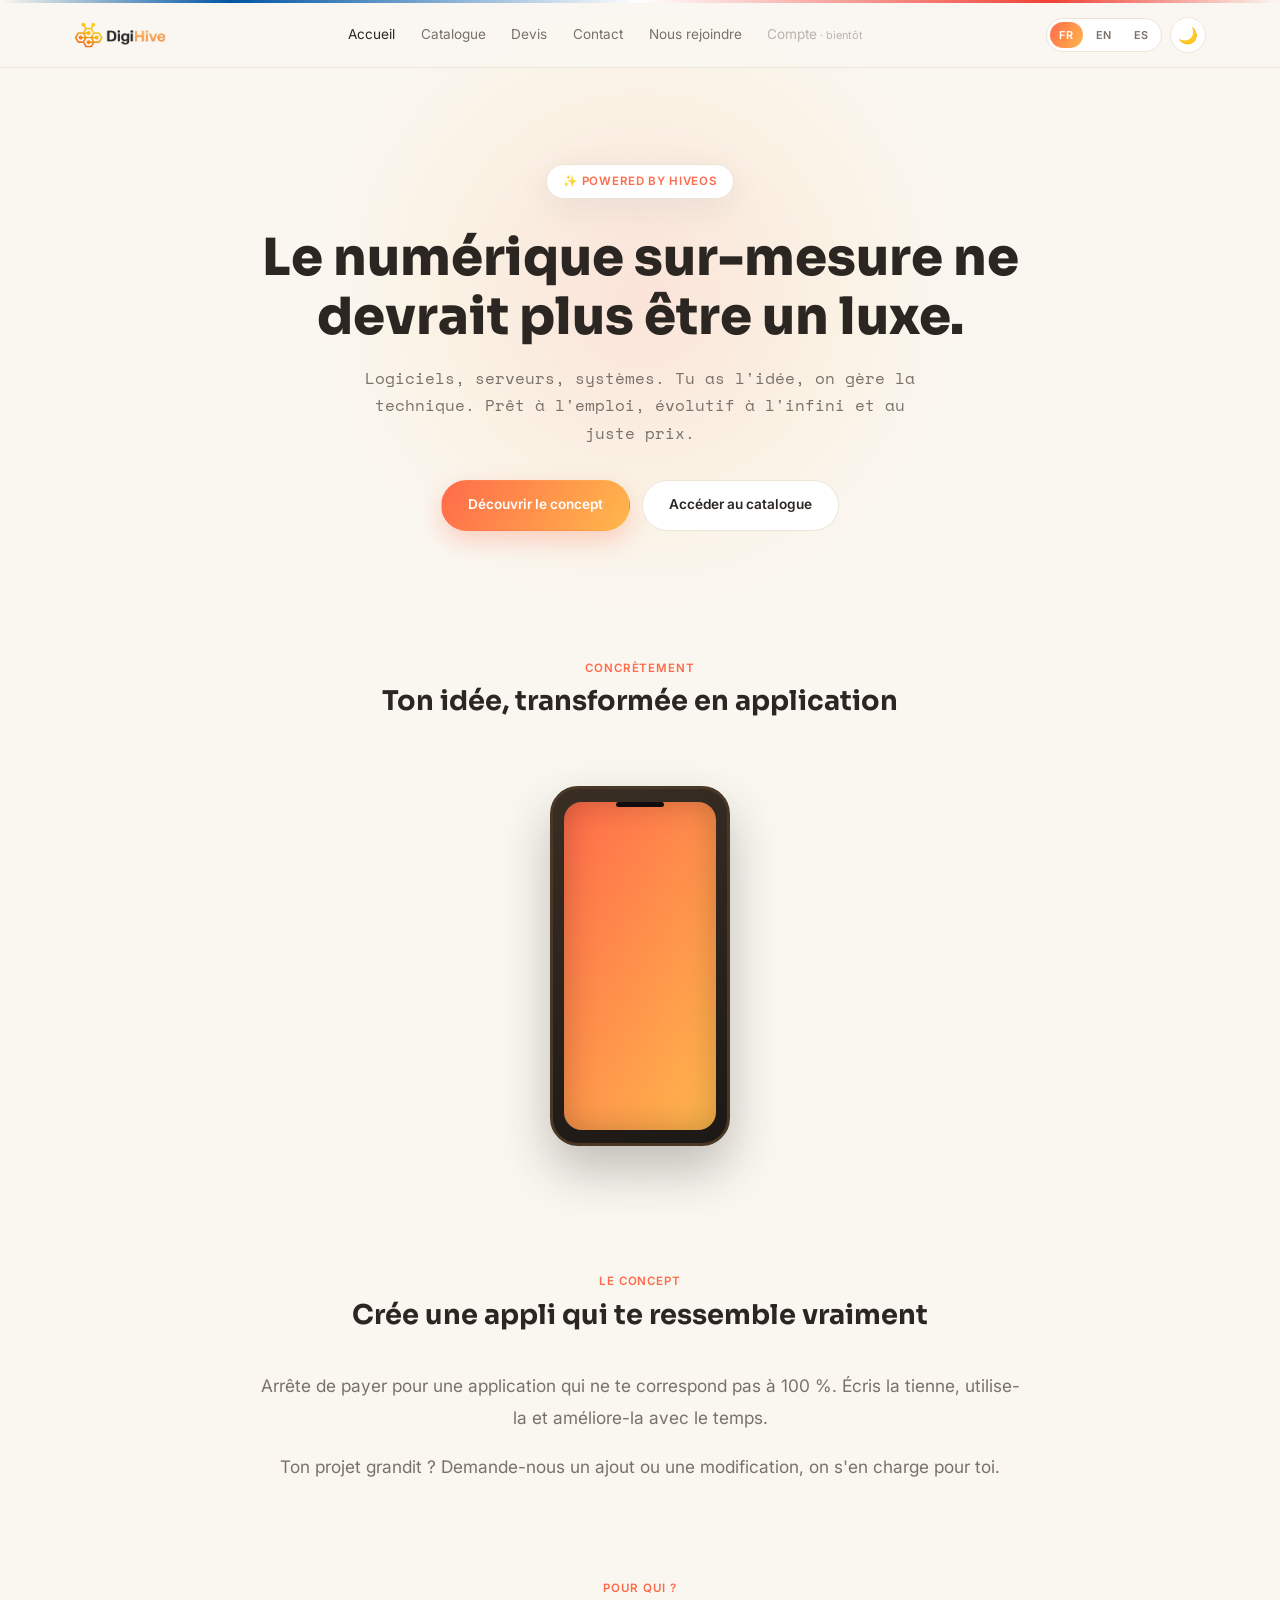
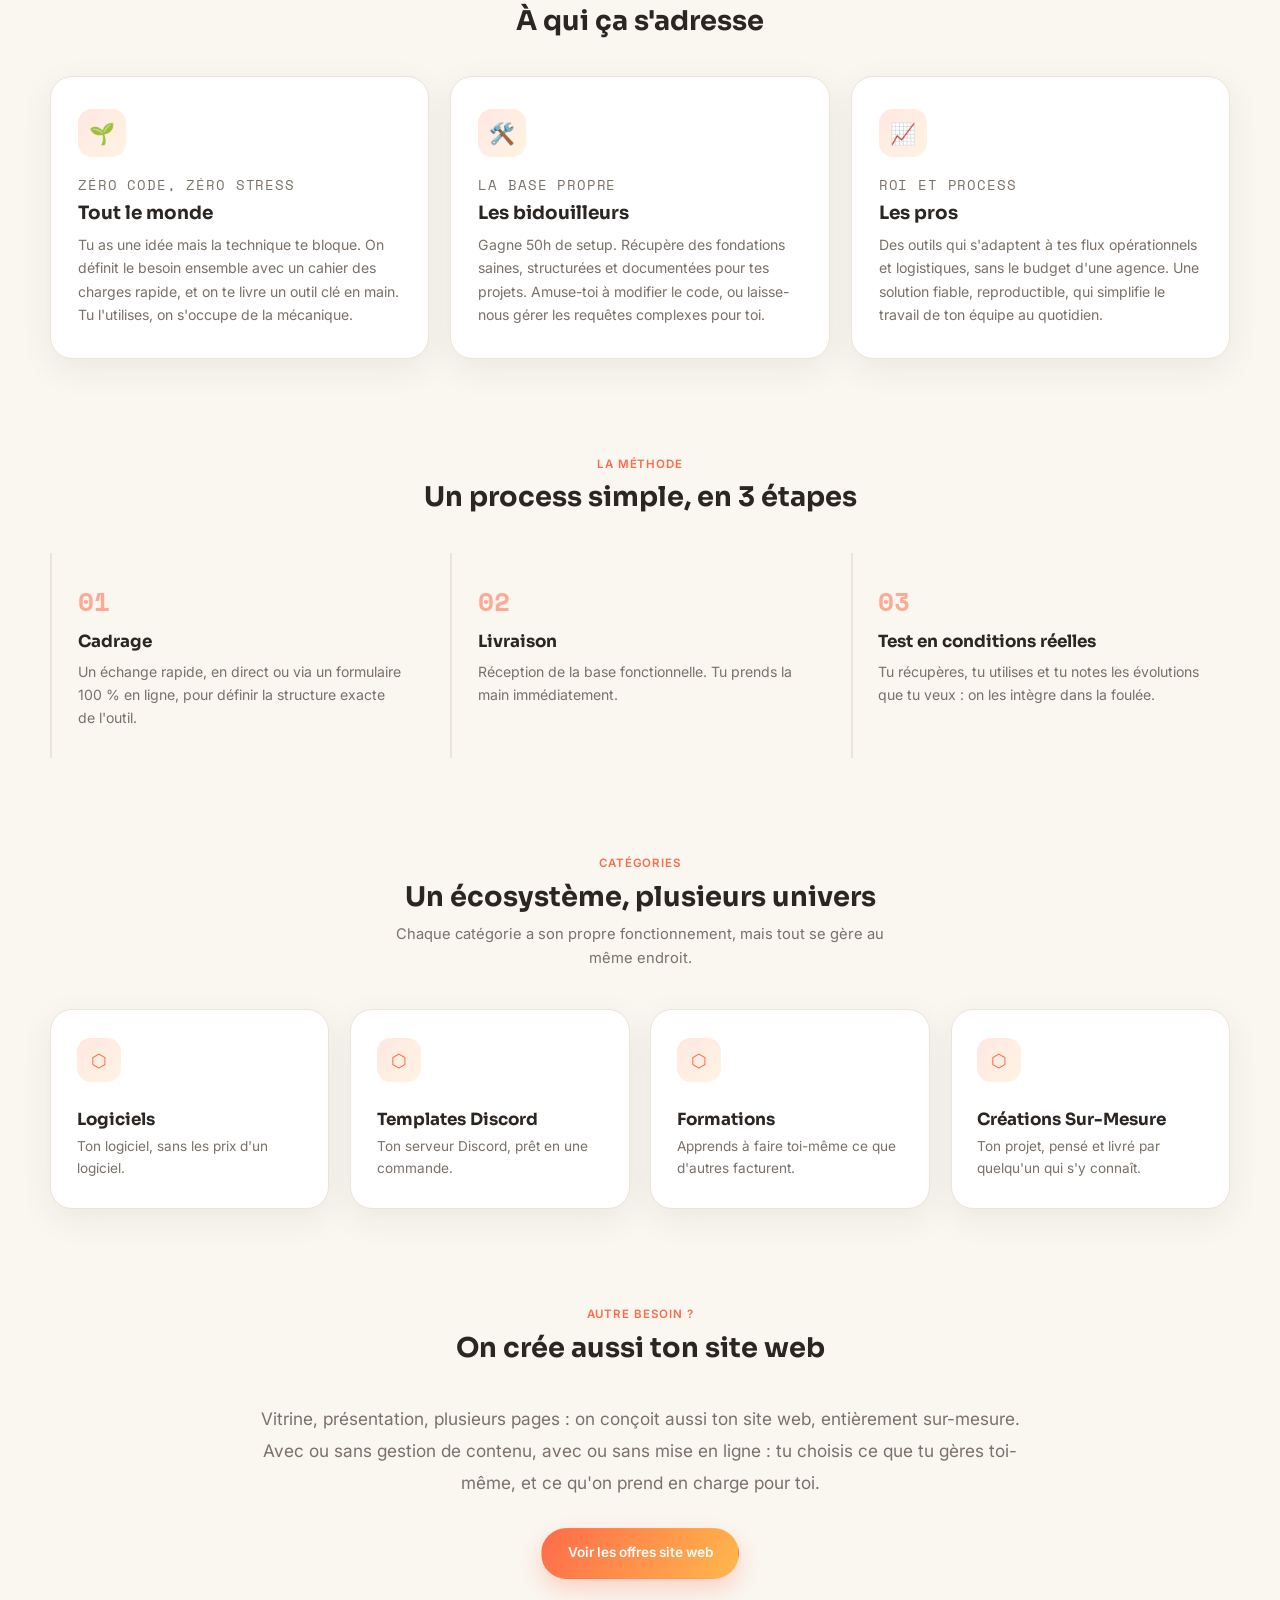
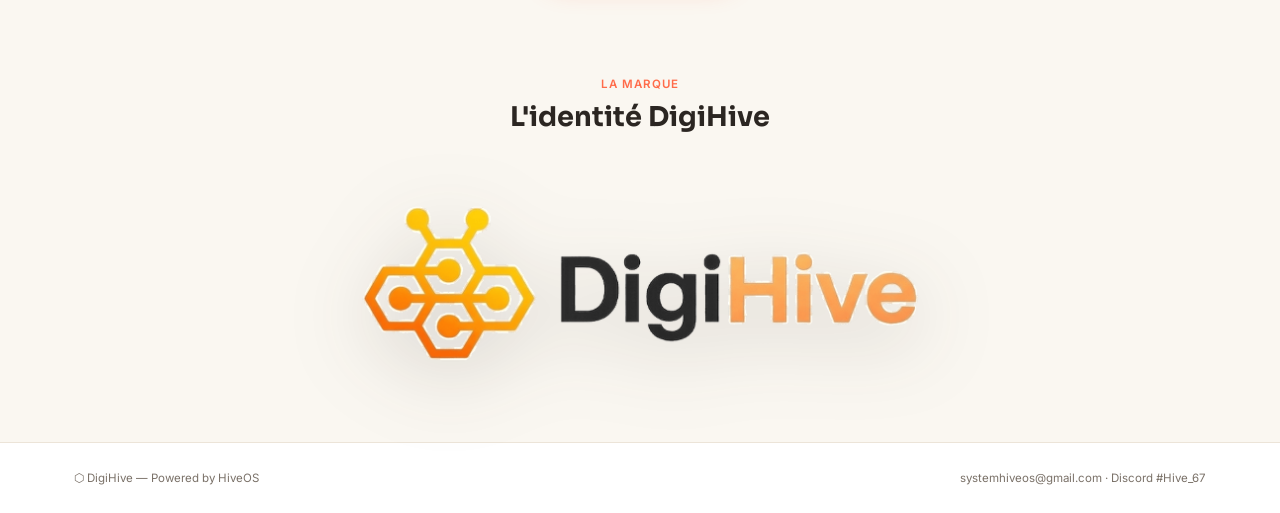
<file: index.html>
<!DOCTYPE html>
<html lang="fr">
<head>
<meta charset="UTF-8">
<meta name="viewport" content="width=device-width, initial-scale=1.0">
<title>DigiHive — Produits numériques clés en main</title>
<link href="https://fonts.googleapis.com/css2?family=Sora:wght@600;700;800&family=Space+Mono:wght@400;700&family=Inter:wght@400;500;600&display=swap" rel="stylesheet">
<link rel="stylesheet" href="assets/styles.css">
<link rel="stylesheet" href="assets/home.css">
</head>
<body data-page="accueil" data-lang="fr" data-theme="light">

<div class="hive-stripe"></div>
<header class="site-header">
  <div class="header-inner">
    <a href="index.html" class="logo">
      <img class="logo-img logo-img-light" src="[data-uri]" alt="DigiHive">
      <img class="logo-img logo-img-dark" src="[data-uri]" alt="DigiHive">
    </a>
    <nav class="main-nav" id="main-nav">
      <a href="index.html" data-i18n="nav.accueil">Accueil</a>
      <a href="catalogue.html" data-i18n="nav.catalogue">Catalogue</a>
      <a href="mailto:systemhiveos@gmail.com?subject=Demande%20de%20devis" data-i18n="nav.devis">Devis</a>
      <a href="mailto:systemhiveos@gmail.com" data-i18n="nav.contact">Contact</a>
      <a href="#" target="_blank" rel="noopener" data-i18n="nav.rejoindre">Nous rejoindre</a>
      <a href="compte.html" class="nav-disabled" data-i18n="nav.compte" data-suffix=" · bientôt">Compte</a>
    </nav>
    <div class="header-controls">
      <div class="lang-switch" role="group" aria-label="Langue">
        <button type="button" data-lang="fr" class="active">FR</button>
        <button type="button" data-lang="en">EN</button>
        <button type="button" data-lang="es">ES</button>
      </div>
      <button type="button" class="theme-toggle" id="theme-toggle" aria-label="Changer de thème">🌙</button>
    </div>
    <button class="nav-toggle" id="nav-toggle" aria-label="Menu">☰</button>
  </div>
</header>

<main>
  <section class="hero wrap">
    <span class="eyebrow">✨ Powered by HiveOS</span>
    <h1 data-i18n="hero.title">Le numérique sur-mesure ne devrait plus être un luxe.</h1>
    <p class="hero-sub" data-i18n="hero.text">Logiciels, serveurs, systèmes. Tu as l'idée, on gère la technique. Prêt à l'emploi, évolutif à l'infini et au juste prix.</p>
    <div class="hero-actions">
      <a class="btn btn-primary" href="#concept" data-i18n="hero.ctaPrimary">Découvrir le concept</a>
      <a class="btn btn-ghost" href="catalogue.html" data-i18n="hero.ctaGhost">Accéder au catalogue</a>
    </div>
  </section>

  <section class="section phone-section wrap" id="showcase">
    <div class="section-head">
      <span class="eyebrow" data-i18n="showcase.eyebrow">Concrètement</span>
      <h2 data-i18n="showcase.title">Ton idée, transformée en application</h2>
    </div>
    <div class="phone-stage" id="phone-stage">
      <div class="phone-wrap">
        <div class="phone"></div>
        <div class="cube" style="--cs:22px; --dx:-180px; --dy:-160px; animation-delay:0s;">
          <div class="face f1"></div><div class="face f2"></div><div class="face f3"></div>
          <div class="face f4"></div><div class="face f5"></div><div class="face f6"></div>
        </div>
        <div class="cube" style="--cs:30px; --dx:190px; --dy:-140px; animation-delay:.4s;">
          <div class="face f1"></div><div class="face f2"></div><div class="face f3"></div>
          <div class="face f4"></div><div class="face f5"></div><div class="face f6"></div>
        </div>
        <div class="cube" style="--cs:18px; --dx:-200px; --dy:60px; animation-delay:.8s;">
          <div class="face f1"></div><div class="face f2"></div><div class="face f3"></div>
          <div class="face f4"></div><div class="face f5"></div><div class="face f6"></div>
        </div>
        <div class="cube" style="--cs:34px; --dx:210px; --dy:80px; animation-delay:1.2s;">
          <div class="face f1"></div><div class="face f2"></div><div class="face f3"></div>
          <div class="face f4"></div><div class="face f5"></div><div class="face f6"></div>
        </div>
        <div class="cube" style="--cs:20px; --dx:-40px; --dy:-220px; animation-delay:1.6s;">
          <div class="face f1"></div><div class="face f2"></div><div class="face f3"></div>
          <div class="face f4"></div><div class="face f5"></div><div class="face f6"></div>
        </div>
        <div class="cube" style="--cs:28px; --dx:60px; --dy:210px; animation-delay:2.0s;">
          <div class="face f1"></div><div class="face f2"></div><div class="face f3"></div>
          <div class="face f4"></div><div class="face f5"></div><div class="face f6"></div>
        </div>
        <div class="cube" style="--cs:24px; --dx:-150px; --dy:200px; animation-delay:2.4s;">
          <div class="face f1"></div><div class="face f2"></div><div class="face f3"></div>
          <div class="face f4"></div><div class="face f5"></div><div class="face f6"></div>
        </div>
        <div class="cube" style="--cs:32px; --dx:170px; --dy:-40px; animation-delay:2.8s;">
          <div class="face f1"></div><div class="face f2"></div><div class="face f3"></div>
          <div class="face f4"></div><div class="face f5"></div><div class="face f6"></div>
        </div>
      </div>
    </div>
  </section>

  <section class="section concept-section wrap" id="concept">
    <div class="section-head">
      <span class="eyebrow" data-i18n="concept.eyebrow">Le concept</span>
      <h2 data-i18n="concept.title">Crée une appli qui te ressemble vraiment</h2>
    </div>
    <p class="concept-text" data-i18n="concept.text1">Arrête de payer pour une application qui ne te correspond pas à 100&nbsp;%. Écris la tienne, utilise-la et améliore-la avec le temps.</p>
    <p class="concept-text" data-i18n="concept.text2">Ton projet grandit&nbsp;? Demande-nous un ajout ou une modification, on s'en charge pour toi.</p>
  </section>

  <section class="section wrap" id="pour-qui">
    <div class="section-head">
      <span class="eyebrow" data-i18n="audience.eyebrow">Pour qui ?</span>
      <h2 data-i18n="audience.title">À qui ça s'adresse</h2>
    </div>
    <div class="audience-grid">
      <div class="audience-card">
        <div class="hex">🌱</div>
        <p class="audience-sub" data-i18n="audience.beginners.sub">Zéro code, zéro stress</p>
        <h3 data-i18n="audience.beginners.title">Tout le monde</h3>
        <p data-i18n="audience.beginners.text">Tu as une idée mais la technique te bloque. On définit le besoin ensemble avec un cahier des charges rapide, et on te livre un outil clé en main. Tu l'utilises, on s'occupe de la mécanique.</p>
      </div>
      <div class="audience-card">
        <div class="hex">🛠️</div>
        <p class="audience-sub" data-i18n="audience.tinkerers.sub">La base propre</p>
        <h3 data-i18n="audience.tinkerers.title">Les bidouilleurs</h3>
        <p data-i18n="audience.tinkerers.text">Gagne 50h de setup. Récupère des fondations saines, structurées et documentées pour tes projets. Amuse-toi à modifier le code, ou laisse-nous gérer les requêtes complexes pour toi.</p>
      </div>
      <div class="audience-card">
        <div class="hex">📈</div>
        <p class="audience-sub" data-i18n="audience.pros.sub">ROI et process</p>
        <h3 data-i18n="audience.pros.title">Les pros</h3>
        <p data-i18n="audience.pros.text">Des outils qui s'adaptent à tes flux opérationnels et logistiques, sans le budget d'une agence. Une solution fiable, reproductible, qui simplifie le travail de ton équipe au quotidien.</p>
      </div>
    </div>
  </section>

  <section class="section method-section wrap" id="methode">
    <div class="section-head">
      <span class="eyebrow" data-i18n="method.eyebrow">La méthode</span>
      <h2 data-i18n="method.title">Un process simple, en 3 étapes</h2>
    </div>
    <div class="method-grid">
      <div class="method-step">
        <span class="method-num">01</span>
        <h3 data-i18n="method.step1.title">Cadrage</h3>
        <p data-i18n="method.step1.text">Un échange rapide, en direct ou via un formulaire 100&nbsp;% en ligne, pour définir la structure exacte de l'outil.</p>
      </div>
      <div class="method-step">
        <span class="method-num">02</span>
        <h3 data-i18n="method.step2.title">Livraison</h3>
        <p data-i18n="method.step2.text">Réception de la base fonctionnelle. Tu prends la main immédiatement.</p>
      </div>
      <div class="method-step">
        <span class="method-num">03</span>
        <h3 data-i18n="method.step3.title">Test en conditions réelles</h3>
        <p data-i18n="method.step3.text">Tu récupères, tu utilises et tu notes les évolutions que tu veux&nbsp;: on les intègre dans la foulée.</p>
      </div>
    </div>
  </section>

  <section class="section wrap">
    <div class="section-head">
      <span class="eyebrow" data-i18n="catSection.eyebrow">Catégories</span>
      <h2 data-i18n="catSection.title">Un écosystème, plusieurs univers</h2>
      <p data-i18n="catSection.text">Chaque catégorie a son propre fonctionnement, mais tout se gère au même endroit.</p>
    </div>
    <div class="cat-grid" id="home-categories"></div>
  </section>

  <section class="section concept-section wrap" id="site-web">
    <div class="section-head">
      <span class="eyebrow" data-i18n="siteweb.eyebrow">Autre besoin ?</span>
      <h2 data-i18n="siteweb.title">On crée aussi ton site web</h2>
    </div>
    <p class="concept-text" data-i18n="siteweb.text">Vitrine, présentation, plusieurs pages&nbsp;: on conçoit aussi ton site web, entièrement sur-mesure. Avec ou sans gestion de contenu, avec ou sans mise en ligne&nbsp;: tu choisis ce que tu gères toi-même, et ce qu'on prend en charge pour toi.</p>
    <div class="concept-cta">
      <a class="btn btn-primary" href="categorie.html?type=service" data-i18n="siteweb.cta">Voir les offres site web</a>
    </div>
  </section>

  <section class="section wrap" id="signature">
    <div class="section-head">
      <span class="eyebrow" data-i18n="signature.eyebrow">La marque</span>
      <h2 data-i18n="signature.title">L'identité DigiHive</h2>
    </div>
    <div class="signature-stage" id="signature-stage">
      <img class="signature-img signature-img-light" src="[data-uri]" alt="DigiHive">
      <img class="signature-img signature-img-dark" src="[data-uri]" alt="DigiHive">
    </div>
  </section>
</main>

<footer class="site-footer">
  <div class="footer-inner">
    <span>⬡ DigiHive — Powered by HiveOS</span>
    <span><a href="mailto:systemhiveos@gmail.com">systemhiveos@gmail.com</a> · Discord #Hive_67</span>
  </div>
</footer>

<script src="assets/data.js"></script>
<script src="assets/app.js"></script>
<script src="assets/home-i18n.js"></script>
<script src="assets/home-phone.js"></script>
<script src="assets/home-signature.js"></script>
</body>
</html>
</file>
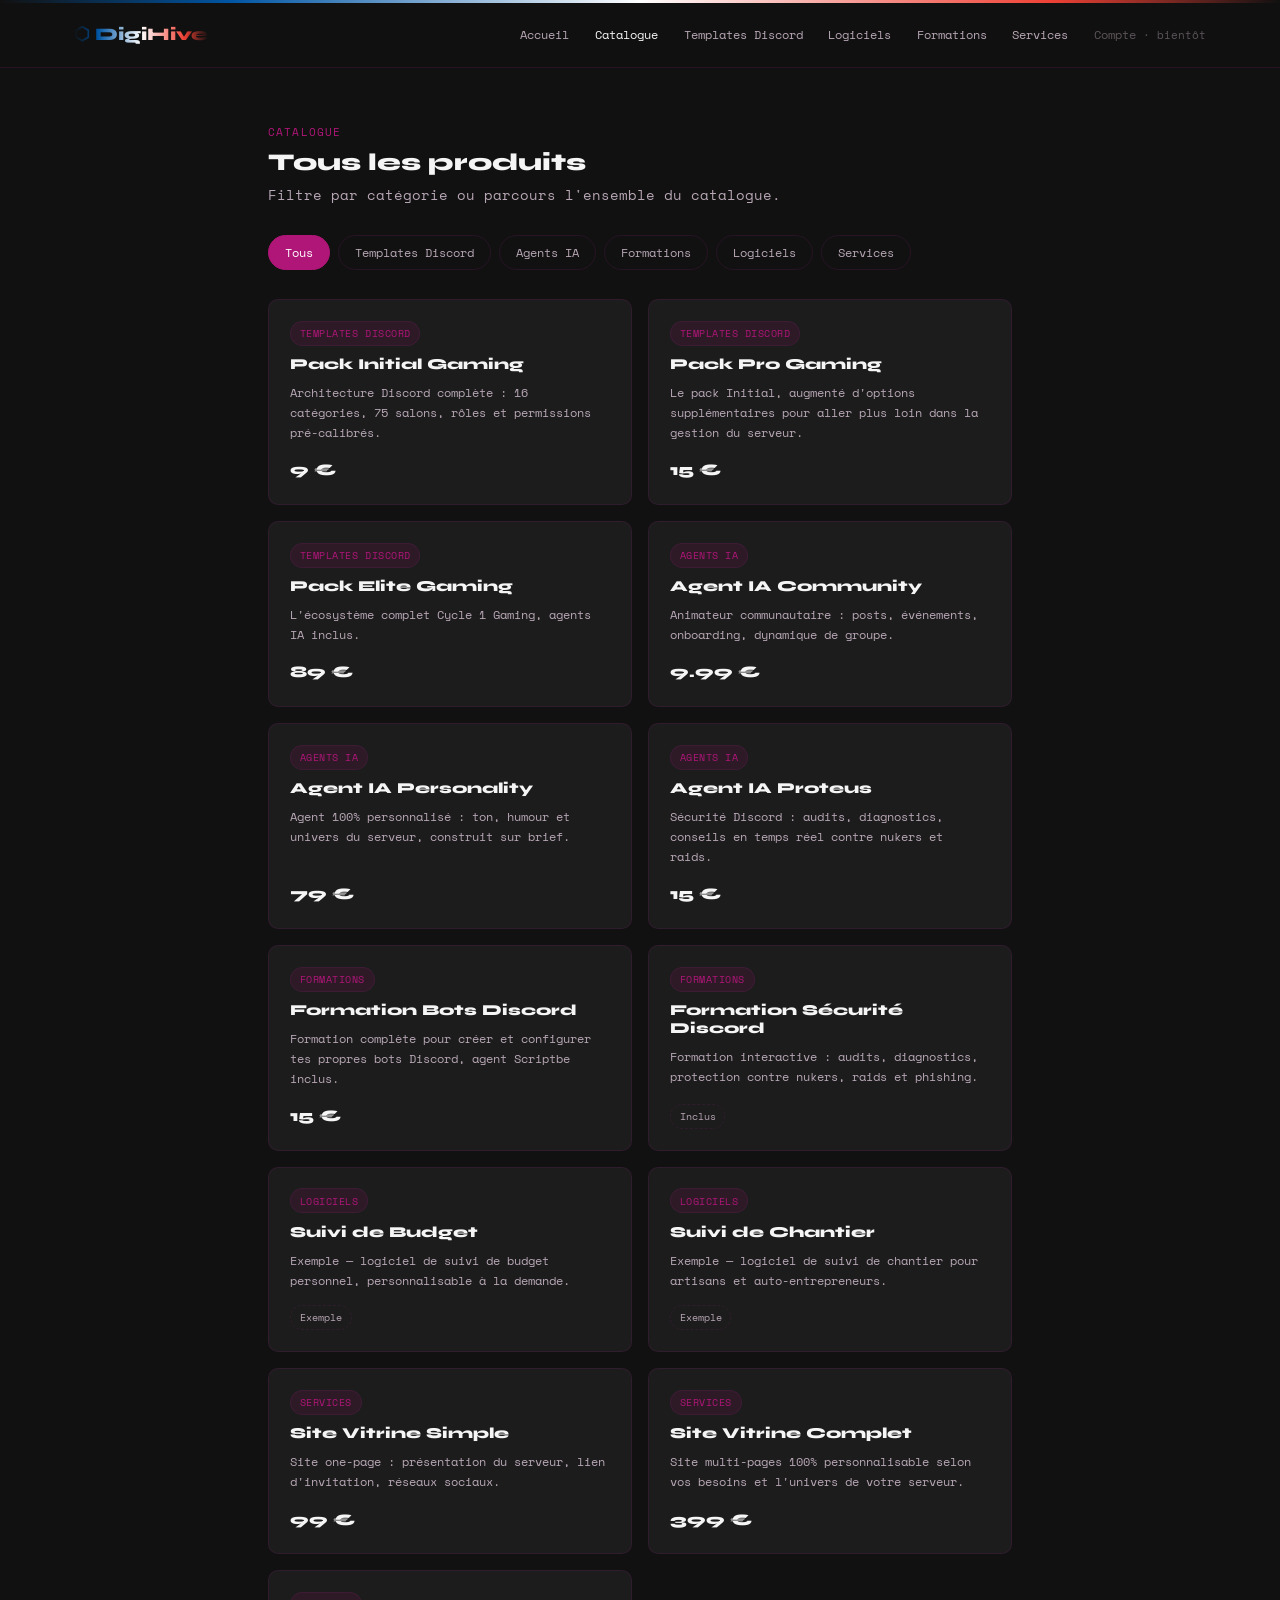
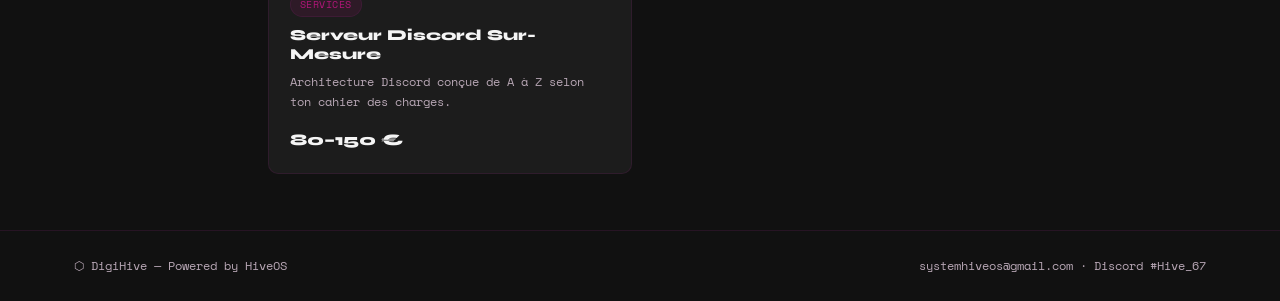
<file: catalogue.html>
<!DOCTYPE html>
<html lang="fr">
<head>
<meta charset="UTF-8">
<meta name="viewport" content="width=device-width, initial-scale=1.0">
<title>Catalogue — DigiHive</title>
<link href="https://fonts.googleapis.com/css2?family=Syne:wght@700;800&family=Space+Mono:wght@400;700&display=swap" rel="stylesheet">
<link rel="stylesheet" href="assets/styles.css">
</head>
<body data-page="catalogue">

<div class="hive-stripe"></div>
<header class="site-header">
  <div class="header-inner">
    <a href="index.html" class="logo">⬡ DigiHive</a>
    <nav class="main-nav" id="main-nav">
      <a href="index.html">Accueil</a>
      <a href="catalogue.html">Catalogue</a>
      <a href="categorie.html?type=template">Templates Discord</a>
      <a href="categorie.html?type=logiciel">Logiciels</a>
      <a href="categorie.html?type=formation">Formations</a>
      <a href="categorie.html?type=service">Services</a>
      <a href="compte.html" class="nav-disabled">Compte</a>
    </nav>
    <button class="nav-toggle" id="nav-toggle" aria-label="Menu">☰</button>
  </div>
</header>

<main class="wrap section">
  <div class="section-head">
    <span class="eyebrow">Catalogue</span>
    <h2>Tous les produits</h2>
    <p>Filtre par catégorie ou parcours l'ensemble du catalogue.</p>
  </div>

  <div class="filters" id="catalogue-filters"></div>
  <div class="prod-grid" id="catalogue-grid"></div>
</main>

<footer class="site-footer">
  <div class="footer-inner">
    <span>⬡ DigiHive — Powered by HiveOS</span>
    <span><a href="mailto:systemhiveos@gmail.com">systemhiveos@gmail.com</a> · Discord #Hive_67</span>
  </div>
</footer>

<script src="assets/data.js"></script>
<script src="assets/app.js"></script>
</body>
</html>
</file>
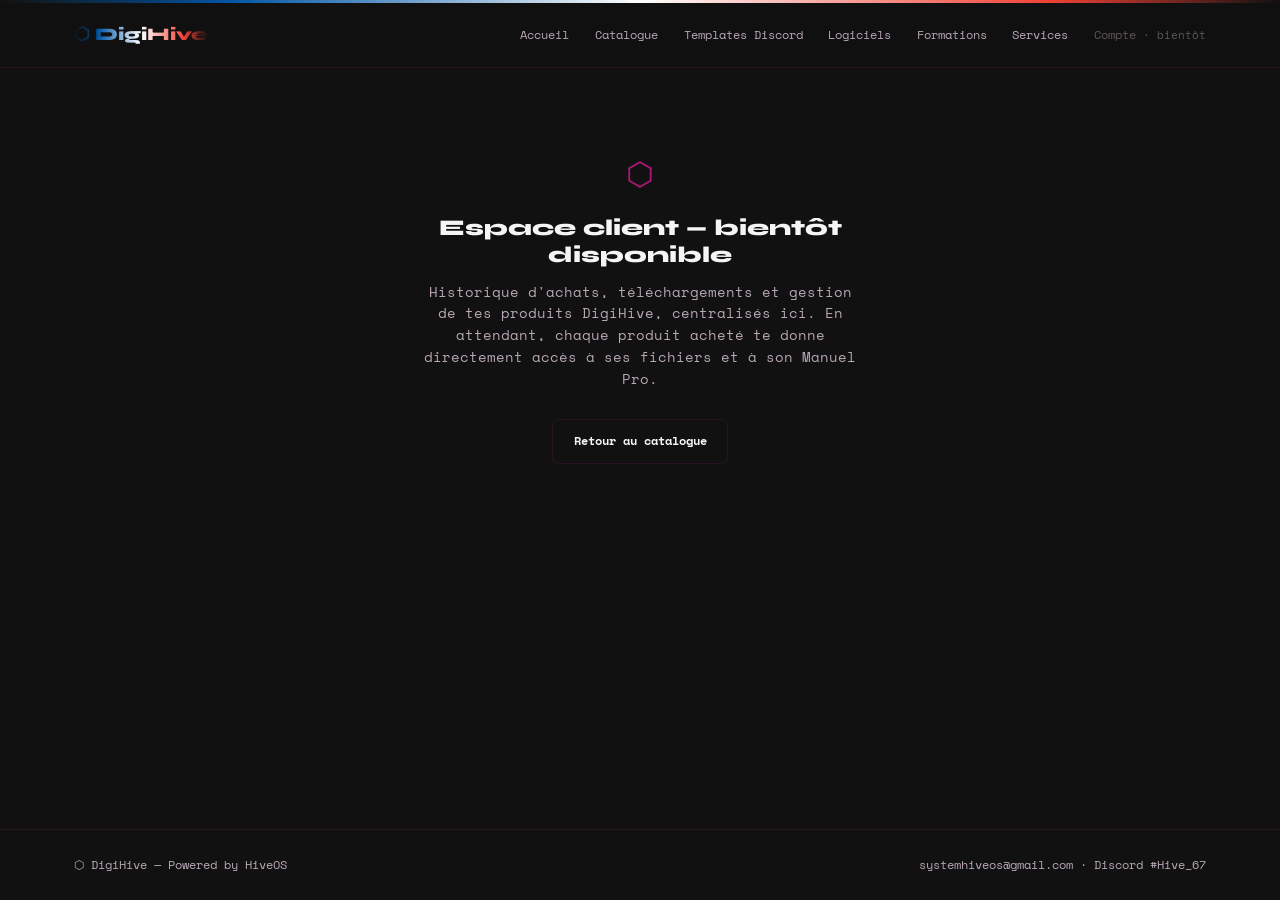
<file: compte.html>
<!DOCTYPE html>
<html lang="fr">
<head>
<meta charset="UTF-8">
<meta name="viewport" content="width=device-width, initial-scale=1.0">
<title>Mon compte — DigiHive</title>
<link href="https://fonts.googleapis.com/css2?family=Syne:wght@700;800&family=Space+Mono:wght@400;700&display=swap" rel="stylesheet">
<link rel="stylesheet" href="assets/styles.css">
</head>
<body data-page="compte">

<div class="hive-stripe"></div>
<header class="site-header">
  <div class="header-inner">
    <a href="index.html" class="logo">⬡ DigiHive</a>
    <nav class="main-nav" id="main-nav">
      <a href="index.html">Accueil</a>
      <a href="catalogue.html">Catalogue</a>
      <a href="categorie.html?type=template">Templates Discord</a>
      <a href="categorie.html?type=logiciel">Logiciels</a>
      <a href="categorie.html?type=formation">Formations</a>
      <a href="categorie.html?type=service">Services</a>
      <a href="compte.html" class="nav-disabled">Compte</a>
    </nav>
    <button class="nav-toggle" id="nav-toggle" aria-label="Menu">☰</button>
  </div>
</header>

<main class="wrap">
  <div class="placeholder-page">
    <span class="hex">⬡</span>
    <h1>Espace client — bientôt disponible</h1>
    <p>Historique d'achats, téléchargements et gestion de tes produits DigiHive, centralisés ici. En attendant, chaque produit acheté te donne directement accès à ses fichiers et à son Manuel Pro.</p>
    <a class="btn btn-ghost" href="catalogue.html">Retour au catalogue</a>
  </div>
</main>

<footer class="site-footer">
  <div class="footer-inner">
    <span>⬡ DigiHive — Powered by HiveOS</span>
    <span><a href="mailto:systemhiveos@gmail.com">systemhiveos@gmail.com</a> · Discord #Hive_67</span>
  </div>
</footer>

<script src="assets/data.js"></script>
<script src="assets/app.js"></script>
</body>
</html>
</file>
<file: assets/styles.css>
/* ════════════════════════════════════════════════════════════════════════════════════
   DIGIHIVE.COM — OSSATURE
   Tokens de marque alignés sur SystemPro HiveOS (theme-hiveos) pour rester
   cohérent avec le Manuel Pro et les autres outils du même écosystème.
   Cette feuille couvre la structure (header, footer, grilles, cards).
   La passe design/copy détaillée arrive dans une étape séparée.
════════════════════════════════════════════════════════════════════════════════════ */

:root{
  --bg:#111;
  --bg2:#1c1c1c;
  --bg3:#262626;
  --bg4:#303030;
  --brd:#7d206f33;
  --tx:#f5f5f5;
  --tx2:#b8a7b5;
  --ac:#b01678;
  --bleu:#0055a4;
  --rouge:#ef4135;
  --grad:linear-gradient(90deg, transparent 0%, var(--bleu) 18%, #ffffff 50%, var(--rouge) 82%, transparent 100%);
  --radius:10px;
  --maxw:1180px;
}

*,*::before,*::after{ box-sizing:border-box; margin:0; padding:0; }

html{ scroll-behavior:smooth; }
@media (prefers-reduced-motion:reduce){
  html{ scroll-behavior:auto; }
  *,*::before,*::after{ animation-duration:.01ms !important; transition-duration:.01ms !important; }
}

body{
  font-family:'Space Mono',monospace;
  background:var(--bg);
  color:var(--tx);
  line-height:1.6;
  -webkit-font-smoothing:antialiased;
  min-height:100vh;
  display:flex;
  flex-direction:column;
}

h1,h2,h3,h4{ font-family:'Syne',sans-serif; font-weight:800; line-height:1.2; color:var(--tx); }
a{ color:inherit; text-decoration:none; }
img{ max-width:100%; display:block; }
button{ font-family:inherit; cursor:pointer; }

:focus-visible{ outline:2px solid var(--ac); outline-offset:2px; }

.wrap{ max-width:var(--maxw); margin:0 auto; padding:0 1.5rem; }

/* ══ STRIPE + HEADER ════════════════════════════════════ */
.hive-stripe{
  height:3px;
  background:var(--grad);
}

.site-header{
  position:sticky; top:0; z-index:200;
  background:rgba(17,17,17,.92);
  backdrop-filter:blur(8px);
  border-bottom:1px solid var(--brd);
}
.header-inner{
  max-width:var(--maxw); margin:0 auto; padding:0 1.5rem;
  height:64px; display:flex; align-items:center; justify-content:space-between;
}
.logo{
  font-family:'Syne',sans-serif; font-weight:800; font-size:1.1rem;
  background:var(--grad); -webkit-background-clip:text; -webkit-text-fill-color:transparent;
  background-clip:text; white-space:nowrap;
}
.main-nav{ display:flex; align-items:center; gap:1.6rem; }
.main-nav a{
  font-size:.78rem; color:var(--tx2); white-space:nowrap;
  transition:color .15s;
}
.main-nav a:hover, .main-nav a.active{ color:var(--tx); }
.main-nav a.nav-disabled{ color:var(--tx2); opacity:.45; cursor:default; pointer-events:none; }
.main-nav a.nav-disabled::after{ content:' · bientôt'; font-size:.68rem; }

.nav-toggle{
  display:none; background:none; border:1px solid var(--brd); color:var(--tx);
  border-radius:7px; width:38px; height:38px; font-size:1.1rem;
}

@media (max-width:820px){
  .nav-toggle{ display:block; }
  .main-nav{
    position:fixed; top:68px; left:0; right:0; z-index:199;
    flex-direction:column; align-items:flex-start; gap:0;
    background:var(--bg2); border-bottom:1px solid var(--brd);
    max-height:0; overflow:hidden; transition:max-height .25s ease;
  }
  .main-nav.open{ max-height:400px; }
  .main-nav a{ width:100%; padding:.9rem 1.5rem; border-bottom:1px solid var(--brd); }
}

/* ══ FOOTER ═════════════════════════════════════════════════════ */
.site-footer{
  margin-top:auto;
  border-top:1px solid var(--brd);
  padding:1.6rem 0;
}
.footer-inner{
  max-width:var(--maxw); margin:0 auto; padding:0 1.5rem;
  display:flex; flex-wrap:wrap; gap:.6rem 1.5rem; align-items:center; justify-content:space-between;
  font-size:.72rem; color:var(--tx2);
}
.footer-inner a{ color:var(--tx2); transition:color .15s; }
.footer-inner a:hover{ color:var(--ac); }

/* ══ SECTIONS GÉNÉRIQUES ════════════════════════════════════ */
.section{ padding:3.5rem 0; }
.section-head{ margin-bottom:1.8rem; }
.eyebrow{
  font-size:.68rem; letter-spacing:.1em; text-transform:uppercase;
  color:var(--ac); margin-bottom:.5rem; display:block;
}
.section-head h2{ font-size:1.5rem; }
.section-head p{ color:var(--tx2); font-size:.85rem; margin-top:.4rem; max-width:640px; }

/* ══ HERO ═════════════════════════════════════════════════════ */
.hero{ padding:4.5rem 0 3rem; }
.hero h1{ font-size:clamp(1.7rem,5vw,2.6rem); margin-bottom:.9rem; max-width:760px; }
.hero p{ color:var(--tx2); font-size:.95rem; max-width:560px; margin-bottom:1.6rem; }

/* ══ BOUTONS ═════════════════════════════════════════════════════ */
.btn{
  display:inline-flex; align-items:center; gap:.5rem;
  font-family:'Space Mono',monospace; font-size:.78rem; font-weight:700;
  padding:.7rem 1.3rem; border-radius:7px; transition:all .15s; border:1px solid transparent;
}
.btn-primary{ background:var(--ac); color:#fff; }
.btn-primary:hover{ filter:brightness(1.12); }
.btn-ghost{ border-color:var(--brd); color:var(--tx); background:transparent; }
.btn-ghost:hover{ border-color:var(--ac); color:var(--ac); }
.btn-disabled{ border-color:var(--brd); color:var(--tx2); opacity:.55; pointer-events:none; }
.hero-actions{ display:flex; gap:.8rem; flex-wrap:wrap; }

/* ══ CARDS — CATÉGORIES (accueil) ═════════════════════════════ */
.cat-grid{ display:grid; grid-template-columns:repeat(auto-fit,minmax(230px,1fr)); gap:1rem; }
.cat-card{
  background:var(--bg2); border:1px solid var(--brd); border-radius:var(--radius);
  padding:1.4rem; transition:border-color .15s,transform .15s;
}
.cat-card:hover{ border-color:var(--ac); transform:translateY(-2px); }
.cat-card .hex{ font-size:1.3rem; color:var(--ac); margin-bottom:.7rem; display:block; }
.cat-card h3{ font-size:1rem; margin-bottom:.4rem; }
.cat-card p{ font-size:.78rem; color:var(--tx2); }

/* ══ CARDS — PRODUITS ════════════════════════════════════════════ */
.prod-grid{ display:grid; grid-template-columns:repeat(auto-fit,minmax(240px,1fr)); gap:1rem; }
.prod-card{
  background:var(--bg2); border:1px solid var(--brd); border-radius:var(--radius);
  padding:1.3rem; display:flex; flex-direction:column; gap:.6rem;
  transition:border-color .15s,transform .15s;
}
.prod-card:hover{ border-color:var(--ac); transform:translateY(-2px); }
.prod-tag{
  align-self:flex-start; font-size:.65rem; letter-spacing:.05em; text-transform:uppercase;
  color:var(--ac); background:rgba(176,22,120,.12); border:1px solid var(--brd);
  padding:.2rem .55rem; border-radius:20px;
}
.prod-card h3{ font-size:.95rem; }
.prod-card p{ font-size:.78rem; color:var(--tx2); flex:1; }
.prod-foot{ display:flex; align-items:center; justify-content:space-between; margin-top:.3rem; }
.prod-price{ font-family:'Syne',sans-serif; font-weight:800; font-size:1rem; color:var(--tx); }
.prod-price small{ font-size:.68rem; color:var(--tx2); font-weight:400; }
.badge-exemple{
  font-size:.65rem; color:var(--tx2); border:1px dashed var(--brd); border-radius:20px;
  padding:.2rem .55rem;
}

/* ══ FILTRES CATALOGUE ═════════════════════════════════════════ */
.filters{ display:flex; flex-wrap:wrap; gap:.5rem; margin-bottom:1.8rem; }
.filter-btn{
  font-family:'Space Mono',monospace; font-size:.75rem; padding:.5rem 1rem;
  border-radius:20px; border:1px solid var(--brd); background:transparent; color:var(--tx2);
  transition:all .15s;
}
.filter-btn:hover{ color:var(--tx); }
.filter-btn.active{ background:var(--ac); border-color:var(--ac); color:#fff; }

/* ══ PAGE CATÉGORIE ═══════════════════════════════════ */
.cat-hero{
  background:var(--bg2); border:1px solid var(--brd); border-radius:var(--radius);
  padding:2.2rem; margin-bottom:2.5rem;
}
.cat-hero .eyebrow{ margin-bottom:.7rem; }
.cat-hero h1{ font-size:clamp(1.5rem,4vw,2.1rem); margin-bottom:.9rem; }
.cat-hero-block{ margin-top:1.3rem; }
.cat-hero-block h4{ font-size:.78rem; text-transform:uppercase; letter-spacing:.06em; color:var(--tx2); margin-bottom:.4rem; }
.cat-hero-block p{ font-size:.85rem; color:var(--tx2); max-width:680px; }
.cat-hero-list{ list-style:none; margin-top:.5rem; }
.cat-hero-list li{ font-size:.85rem; color:var(--tx2); padding:.25rem 0; padding-left:1.1rem; position:relative; }
.cat-hero-list li::before{ content:'⬡'; position:absolute; left:0; color:var(--ac); font-size:.7rem; top:.35rem; }
.draft-flag{
  display:inline-block; margin-top:1.2rem; font-size:.68rem; color:var(--tx2);
  border-top:1px dashed var(--brd); padding-top:.8rem;
}

/* ══ PAGE PRODUIT ═════════════════════════════════════════════ */
.product-detail{
  background:var(--bg2); border:1px solid var(--brd); border-radius:var(--radius);
  padding:2.2rem; max-width:680px;
}
.product-detail h1{ font-size:1.5rem; margin:.6rem 0 1rem; }
.product-detail .desc{ color:var(--tx2); font-size:.88rem; margin-bottom:1.5rem; }
.product-detail .price-row{ display:flex; align-items:center; gap:1rem; margin-bottom:1.5rem; }
.product-detail .price-big{ font-family:'Syne',sans-serif; font-weight:800; font-size:1.8rem; }
.product-note{ font-size:.78rem; color:var(--tx2); margin-top:1rem; }
.back-link{ display:inline-block; margin-bottom:1.4rem; font-size:.78rem; color:var(--tx2); }
.back-link:hover{ color:var(--ac); }

/* ══ PAGE COMPTE (placeholder) ════════════════════════════════ */
.placeholder-page{
  text-align:center; padding:5rem 1.5rem; max-width:480px; margin:0 auto;
}
.placeholder-page .hex{ font-size:2rem; color:var(--ac); margin-bottom:1rem; display:block; }
.placeholder-page h1{ font-size:1.4rem; margin-bottom:.8rem; }
.placeholder-page p{ color:var(--tx2); font-size:.85rem; margin-bottom:1.8rem; }

/* ══ ÉTAT VIDE ══════════════════════════════════════════════════ */
.empty-state{ color:var(--tx2); font-size:.85rem; padding:2rem 0; }
</file>
<file: assets/home.css>
/* ════════════════════════════════════════════════════════════════════════════════
   DIGIHIVE.COM — ACCUEIL — NOUVELLE CHARTE (en essai, page d'accueil uniquement)
   Palette claire et chaleureuse, typographie ronde, cards "fenêtres" douces,
   mode sombre, et barre/logo aux couleurs du drapeau selon la langue active.
   N'affecte que index.html — les autres pages gardent l'ancien design
   en attendant la validation de cette direction.
════════════════════════════════════════════════════════════════════════════════════ */

:root{
  --h-bg:#FAF7F1;
  --h-surface:#FFFFFF;
  --h-tx:#2B2622;
  --h-tx2:#7A7168;
  --h-brd:#ECE4D8;
  --h-accent:#FF6B4A;
  --h-accent2:#FFB84C;
  --h-grad:linear-gradient(120deg,#FF6B4A,#FFB84C);
  --h-radius:22px;
  --h-shadow:0 10px 34px rgba(43,38,34,.07);
  --h-shadow-hover:0 16px 44px rgba(43,38,34,.11);
  --h-maxw:1180px;

  /* Drapeaux — barre du header (dégradé fondu, 3 tons) */
  --flag-fr-stripe: linear-gradient(90deg, transparent 0%, #0055A4 18%, #ffffff 50%, #EF4135 82%, transparent 100%);
  --flag-en-stripe: linear-gradient(90deg, transparent 0%, #012169 18%, #ffffff 50%, #C8102E 82%, transparent 100%);
  --flag-es-stripe: linear-gradient(90deg, transparent 0%, #AA151B 18%, #F1BF00 50%, #AA151B 82%, transparent 100%);

  /* Drapeaux — logo (2 tons, sans blanc pour rester lisible sur fond clair) */
  --flag-fr-logo: linear-gradient(120deg,#0055A4,#EF4135);
  --flag-en-logo: linear-gradient(120deg,#012169,#C8102E);
  --flag-es-logo: linear-gradient(120deg,#AA151B,#F1BF00);
}

/* ══ MODE SOMBRE — variables ══════════════════════════════════════ */
body[data-page="accueil"][data-theme="dark"]{
  --h-bg:#1C1815;
  --h-surface:#26201C;
  --h-tx:#F5EFE8;
  --h-tx2:#B3A89B;
  --h-brd:#3A322B;
  --h-shadow:0 10px 34px rgba(0,0,0,.35);
  --h-shadow-hover:0 16px 44px rgba(0,0,0,.45);
}

body[data-page="accueil"]{
  background:var(--h-bg);
  color:var(--h-tx);
  font-family:'Inter',sans-serif;
  transition:background .25s ease, color .25s ease;
}

body[data-page="accueil"] h1,
body[data-page="accueil"] h2,
body[data-page="accueil"] h3{
  font-family:'Sora',sans-serif;
  font-weight:700;
  color:var(--h-tx);
}

body[data-page="accueil"] .wrap{ max-width:var(--h-maxw); }

html:has(body[data-page="accueil"]){ scroll-behavior:smooth; }
body[data-page="accueil"] #concept,
body[data-page="accueil"] #pour-qui,
body[data-page="accueil"] #methode{ scroll-margin-top:90px; }

/* ══ BARRE DRAPEAU + HEADER ════════════════════════════════════════ */
body[data-page="accueil"] .hive-stripe{
  height:3px;
  background:var(--flag-fr-stripe);
  transition:background .3s ease;
}
body[data-page="accueil"][data-lang="en"] .hive-stripe{ background:var(--flag-en-stripe); }
body[data-page="accueil"][data-lang="es"] .hive-stripe{ background:var(--flag-es-stripe); }

body[data-page="accueil"] .site-header{
  background:rgba(250,247,242,.85);
  backdrop-filter:blur(10px);
  border-bottom:1px solid var(--h-brd);
  transition:background .25s ease, border-color .25s ease;
}
body[data-page="accueil"][data-theme="dark"] .site-header{
  background:rgba(28,24,21,.85);
}

body[data-page="accueil"] .logo{
  display:flex;
  align-items:center;
  background:none;
  -webkit-text-fill-color:initial;
}
body[data-page="accueil"] .logo-img{
  height:26px;
  width:auto;
  display:none;
}
body[data-page="accueil"] .logo-img-light{ display:block; }
body[data-page="accueil"][data-theme="dark"] .logo-img-light{ display:none; }
body[data-page="accueil"][data-theme="dark"] .logo-img-dark{ display:block; }

body[data-page="accueil"] .main-nav a{
  color:var(--h-tx2);
  font-family:'Inter',sans-serif;
  font-size:.85rem;
}
body[data-page="accueil"] .main-nav a:hover,
body[data-page="accueil"] .main-nav a.active{ color:var(--h-tx); }
body[data-page="accueil"] .main-nav a.nav-disabled{ color:var(--h-tx2); opacity:.5; }
body[data-page="accueil"] .main-nav a.nav-disabled::after{ content:attr(data-suffix); font-size:.68rem; }
body[data-page="accueil"] .nav-toggle{
  border-color:var(--h-brd); color:var(--h-tx); background:var(--h-surface);
}
@media (max-width:820px){
  body[data-page="accueil"] .main-nav{
    background:var(--h-surface); border-bottom:1px solid var(--h-brd);
  }
  body[data-page="accueil"] .main-nav a{ border-bottom:1px solid var(--h-brd); }
}

/* ══ CONTRÔLES HEADER — langue + thème ════════════════════════════════ */
body[data-page="accueil"] .header-controls{
  display:flex; align-items:center; gap:.5rem;
}
body[data-page="accueil"] .lang-switch{
  display:flex; align-items:center; gap:.2rem;
  background:var(--h-surface); border:1px solid var(--h-brd);
  border-radius:999px; padding:.2rem;
}
body[data-page="accueil"] .lang-switch button{
  font-family:'Inter',sans-serif; font-weight:600; font-size:.68rem;
  letter-spacing:.03em; color:var(--h-tx2);
  background:transparent; border:none; border-radius:999px;
  padding:.35rem .6rem; transition:all .15s ease;
}
body[data-page="accueil"] .lang-switch button:hover{ color:var(--h-tx); }
body[data-page="accueil"] .lang-switch button.active{
  background:var(--h-grad); color:#fff;
}
body[data-page="accueil"] .theme-toggle{
  display:flex; align-items:center; justify-content:center;
  width:36px; height:36px; border-radius:999px;
  background:var(--h-surface); border:1px solid var(--h-brd);
  font-size:1rem;
}
body[data-page="accueil"] .theme-toggle:hover{ border-color:var(--h-accent); }

/* ══ HERO ══════════════════════════════════════════════════ */
body[data-page="accueil"] .hero{
  padding:6rem 0 5rem;
  text-align:center;
  position:relative;
}
body[data-page="accueil"] .hero::before{
  content:'';
  position:absolute;
  top:-6rem; left:50%; transform:translateX(-50%);
  width:640px; height:640px;
  background:radial-gradient(circle,rgba(255,107,74,.14) 0%,rgba(255,184,76,.08) 45%,transparent 72%);
  z-index:-1;
  pointer-events:none;
}
body[data-page="accueil"][data-theme="dark"] .hero::before{
  background:radial-gradient(circle,rgba(255,107,74,.22) 0%,rgba(255,184,76,.12) 45%,transparent 72%);
}
body[data-page="accueil"] .hero .eyebrow{
  display:inline-flex; align-items:center; gap:.4rem;
  background:var(--h-surface); border:1px solid var(--h-brd);
  color:var(--h-accent); font-weight:600;
  padding:.45rem 1rem; border-radius:999px;
  font-size:.72rem; letter-spacing:.06em;
  box-shadow:var(--h-shadow);
}
body[data-page="accueil"] .hero h1{
  font-size:clamp(2rem,5.5vw,3.2rem);
  font-weight:800;
  max-width:800px; margin:1.4rem auto 1.1rem;
  line-height:1.15;
}
body[data-page="accueil"] .hero p{
  color:var(--h-tx2); font-size:1.02rem; max-width:560px;
  margin:0 auto 2rem; line-height:1.7;
}
body[data-page="accueil"] .hero-sub{
  font-family:'Space Mono',monospace;
  font-size:.92rem;
  line-height:1.75;
}
body[data-page="accueil"] .hero-actions{ justify-content:center; }

body[data-page="accueil"] .btn{
  font-family:'Inter',sans-serif; font-weight:600; font-size:.85rem;
  padding:.85rem 1.6rem; border-radius:999px; border:1px solid transparent;
}
body[data-page="accueil"] .btn-primary{
  background:var(--h-grad); color:#fff; box-shadow:0 10px 24px rgba(255,107,74,.28);
}
body[data-page="accueil"] .btn-primary:hover{ filter:brightness(1.04); transform:translateY(-1px); }
body[data-page="accueil"] .btn-ghost{
  border-color:var(--h-brd); color:var(--h-tx); background:var(--h-surface);
}
body[data-page="accueil"] .btn-ghost:hover{ border-color:var(--h-accent); color:var(--h-accent); }

/* ══ SECTIONS ══════════════════════════════════════════════════ */
body[data-page="accueil"] .section{ padding:3rem 0; }
body[data-page="accueil"] .section-head{ text-align:center; margin-bottom:2.4rem; }
body[data-page="accueil"] .section-head .eyebrow{
  color:var(--h-accent); font-weight:600; font-size:.72rem; letter-spacing:.08em;
}
body[data-page="accueil"] .section-head h2{ font-size:1.7rem; margin-top:.3rem; }
body[data-page="accueil"] .section-head p{
  color:var(--h-tx2); font-size:.92rem; margin:.6rem auto 0; max-width:520px;
}

/* ══ VITRINE — téléphone qui tourne + cubes ══════════════════════════════════ */
body[data-page="accueil"] .phone-stage{
  display:flex; align-items:center; justify-content:center;
  height:420px;
  perspective:1400px;
}
body[data-page="accueil"] .phone-wrap{
  position:relative;
  width:180px; height:360px;
  transform-style:preserve-3d;
  animation:hivePhoneSpin 9s linear infinite;
  animation-play-state:paused;
}
body[data-page="accueil"] .phone-stage.active .phone-wrap{ animation-play-state:running; }

@keyframes hivePhoneSpin{
  from{ transform:rotateY(0deg); }
  to{ transform:rotateY(360deg); }
}

body[data-page="accueil"] .phone{
  position:absolute; inset:0;
  border-radius:28px;
  background:linear-gradient(160deg,#3A2E24,#1C1815);
  box-shadow:0 24px 50px rgba(43,38,34,.28);
  border:3px solid #4A3826;
}
body[data-page="accueil"][data-theme="dark"] .phone{
  box-shadow:0 24px 50px rgba(0,0,0,.5);
}
body[data-page="accueil"] .phone::before{
  content:'';
  position:absolute; top:13px; left:11px; right:11px; bottom:13px;
  border-radius:18px;
  background:var(--h-grad);
  box-shadow: inset 0 0 32px rgba(0,0,0,.22);
}
body[data-page="accueil"] .phone::after{
  content:'';
  position:absolute; top:13px; left:50%; transform:translateX(-50%);
  width:48px; height:5px; border-radius:5px;
  background:#0f0d0b;
}

body[data-page="accueil"] .cube{
  position:absolute;
  width:var(--cs); height:var(--cs);
  left:50%; top:46%;
  transform-style:preserve-3d;
  opacity:0;
  animation:hiveCubePop 3.2s ease-out infinite;
}
body[data-page="accueil"] .cube .face{
  position:absolute; width:var(--cs); height:var(--cs);
  background:var(--h-grad);
  border:1px solid rgba(255,255,255,.25);
}
body[data-page="accueil"] .cube .f1{ transform:translateZ(calc(var(--cs) / 2)); }
body[data-page="accueil"] .cube .f2{ transform:rotateY(180deg) translateZ(calc(var(--cs) / 2)); filter:brightness(.8); }
body[data-page="accueil"] .cube .f3{ transform:rotateY(90deg) translateZ(calc(var(--cs) / 2)); filter:brightness(.65); }
body[data-page="accueil"] .cube .f4{ transform:rotateY(-90deg) translateZ(calc(var(--cs) / 2)); filter:brightness(.65); }
body[data-page="accueil"] .cube .f5{ transform:rotateX(90deg) translateZ(calc(var(--cs) / 2)); filter:brightness(1.15); }
body[data-page="accueil"] .cube .f6{ transform:rotateX(-90deg) translateZ(calc(var(--cs) / 2)); filter:brightness(.5); }

@keyframes hiveCubePop{
  0%{ opacity:0; transform:translate3d(0,0,0) scale(.3) rotate(0deg); }
  12%{ opacity:1; }
  75%{ opacity:.9; }
  100%{ opacity:0; transform:translate3d(var(--dx), var(--dy), 0) scale(1.15) rotate(200deg); }
}

@media (prefers-reduced-motion:reduce){
  body[data-page="accueil"] .phone-wrap{ animation:none; }
  body[data-page="accueil"] .cube{ animation:none; opacity:0; }
}

/* ══ CONCEPT — micro-évolution ══════════════════════════════════════ */
body[data-page="accueil"] .concept-section{ max-width:760px; }
body[data-page="accueil"] .concept-text{
  text-align:center;
  font-size:1.08rem;
  line-height:1.85;
  color:var(--h-tx2);
}
body[data-page="accueil"] .concept-text + .concept-text{ margin-top:1.1rem; }
body[data-page="accueil"] .concept-cta{
  display:flex; justify-content:center; margin-top:1.8rem;
}

/* ══ À QUI ÇA S'ADRESSE — 3 colonnes ══════════════════════════════════ */
body[data-page="accueil"] .audience-grid{
  display:grid;
  grid-template-columns:repeat(3,1fr);
  gap:1.3rem;
}
@media (max-width:900px){
  body[data-page="accueil"] .audience-grid{ grid-template-columns:1fr; }
}
body[data-page="accueil"] .audience-card{
  background:var(--h-surface);
  border:1px solid var(--h-brd);
  border-radius:var(--h-radius);
  padding:2rem 1.7rem;
  box-shadow:var(--h-shadow);
  transition:transform .2s ease, box-shadow .2s ease, background .25s ease, border-color .25s ease;
}
body[data-page="accueil"] .audience-card:hover{
  transform:translateY(-4px);
  box-shadow:var(--h-shadow-hover);
}
body[data-page="accueil"] .audience-card .hex{
  display:inline-flex; align-items:center; justify-content:center;
  width:48px; height:48px; border-radius:14px;
  background:linear-gradient(135deg,rgba(255,107,74,.16),rgba(255,184,76,.16));
  font-size:1.3rem;
  margin-bottom:1rem;
}
body[data-page="accueil"] .audience-sub{
  font-family:'Space Mono',monospace;
  color:var(--h-accent);
  font-size:.72rem;
  letter-spacing:.06em;
  text-transform:uppercase;
  margin-bottom:.3rem;
}
body[data-page="accueil"] .audience-card h3{ font-size:1.15rem; margin-bottom:.6rem; }
body[data-page="accueil"] .audience-card p{ color:var(--h-tx2); font-size:.88rem; line-height:1.65; }

/* ══ LA MÉTHODE — 3 étapes ══════════════════════════════════════════ */
body[data-page="accueil"] .method-grid{
  display:grid;
  grid-template-columns:repeat(3,1fr);
  gap:1.3rem;
}
@media (max-width:900px){
  body[data-page="accueil"] .method-grid{ grid-template-columns:1fr; }
}
body[data-page="accueil"] .method-step{
  padding:1.8rem 1.6rem;
  border-left:2px solid var(--h-brd);
}
body[data-page="accueil"] .method-num{
  display:block;
  font-family:'Space Mono',monospace;
  font-weight:700;
  font-size:1.6rem;
  color:var(--h-accent);
  opacity:.55;
  margin-bottom:.6rem;
}
body[data-page="accueil"] .method-step h3{ font-size:1.05rem; margin-bottom:.5rem; }
body[data-page="accueil"] .method-step p{ color:var(--h-tx2); font-size:.88rem; line-height:1.65; }

/* ══ FENÊTRES — CARDS CATÉGORIES ══════════════════════════════════ */
body[data-page="accueil"] .cat-grid{ gap:1.3rem; }
body[data-page="accueil"] .cat-card{
  background:var(--h-surface);
  border:1px solid var(--h-brd);
  border-radius:var(--h-radius);
  padding:1.8rem 1.6rem;
  box-shadow:var(--h-shadow);
  transition:transform .2s ease, box-shadow .2s ease, background .25s ease, border-color .25s ease;
}
body[data-page="accueil"] .cat-card:hover{
  border-color:var(--h-brd);
  transform:translateY(-4px);
  box-shadow:var(--h-shadow-hover);
}
body[data-page="accueil"] .cat-card .hex{
  display:inline-flex; align-items:center; justify-content:center;
  width:44px; height:44px; border-radius:14px;
  background:linear-gradient(135deg,rgba(255,107,74,.16),rgba(255,184,76,.16));
  color:var(--h-accent);
  font-size:1.15rem;
}
body[data-page="accueil"] .cat-card h3{ font-size:1.05rem; margin-top:1rem; }
body[data-page="accueil"] .cat-card p{ color:var(--h-tx2); font-size:.85rem; margin-top:.4rem; }

/* ══ FENÊTRES — CARDS PRODUITS ══════════════════════════════════════ */
body[data-page="accueil"] .prod-grid{ gap:1.3rem; }
body[data-page="accueil"] .prod-card{
  background:var(--h-surface);
  border:1px solid var(--h-brd);
  border-radius:var(--h-radius);
  padding:1.6rem;
  box-shadow:var(--h-shadow);
  transition:transform .2s ease, box-shadow .2s ease, background .25s ease, border-color .25s ease;
}
body[data-page="accueil"] .prod-card:hover{
  transform:translateY(-4px);
  box-shadow:var(--h-shadow-hover);
}
body[data-page="accueil"] .prod-tag{
  color:var(--h-accent);
  background:linear-gradient(135deg,rgba(255,107,74,.12),rgba(255,184,76,.12));
  border:none;
  font-weight:600;
}
body[data-page="accueil"] .prod-card h3{ font-size:1rem; }
body[data-page="accueil"] .prod-card p{ color:var(--h-tx2); }
body[data-page="accueil"] .prod-price{
  font-family:'Sora',sans-serif; color:var(--h-tx);
}
body[data-page="accueil"] .badge-exemple{
  color:var(--h-tx2); border:1px dashed var(--h-brd);
}
body[data-page="accueil"] .empty-state{ color:var(--h-tx2); }

/* ══ SIGNATURE — révélation du vrai logo au scroll ══════════════════════════════ */
body[data-page="accueil"] .signature-stage{
  display:flex; align-items:center; justify-content:center;
  padding:2rem 0;
}
body[data-page="accueil"] .signature-img{
  max-width:min(560px, 90%);
  height:auto;
  opacity:0;
  transform:scale(.75) rotate(-6deg);
  filter:drop-shadow(0 18px 40px rgba(43,38,34,.18));
  transition:opacity 1s cubic-bezier(.2,.8,.2,1), transform 1s cubic-bezier(.2,.8,.2,1);
}
body[data-page="accueil"][data-theme="dark"] .signature-img{
  filter:drop-shadow(0 18px 40px rgba(0,0,0,.45));
}
body[data-page="accueil"] .signature-stage.assembled .signature-img{
  opacity:1;
  transform:scale(1) rotate(0deg);
}
body[data-page="accueil"] .signature-img-light{ display:block; }
body[data-page="accueil"] .signature-img-dark{ display:none; }
body[data-page="accueil"][data-theme="dark"] .signature-img-light{ display:none; }
body[data-page="accueil"][data-theme="dark"] .signature-img-dark{ display:block; }
@media (prefers-reduced-motion:reduce){
  body[data-page="accueil"] .signature-img{ transition:none; transform:none; opacity:1; }
}

/* ══ FOOTER ═════════════════════════════════════════════════ */
body[data-page="accueil"] .site-footer{
  border-top:1px solid var(--h-brd);
  background:var(--h-surface);
  transition:background .25s ease, border-color .25s ease;
}
body[data-page="accueil"] .footer-inner{ color:var(--h-tx2); }
body[data-page="accueil"] .footer-inner a{ color:var(--h-tx2); }
body[data-page="accueil"] .footer-inner a:hover{ color:var(--h-accent); }
</file>
